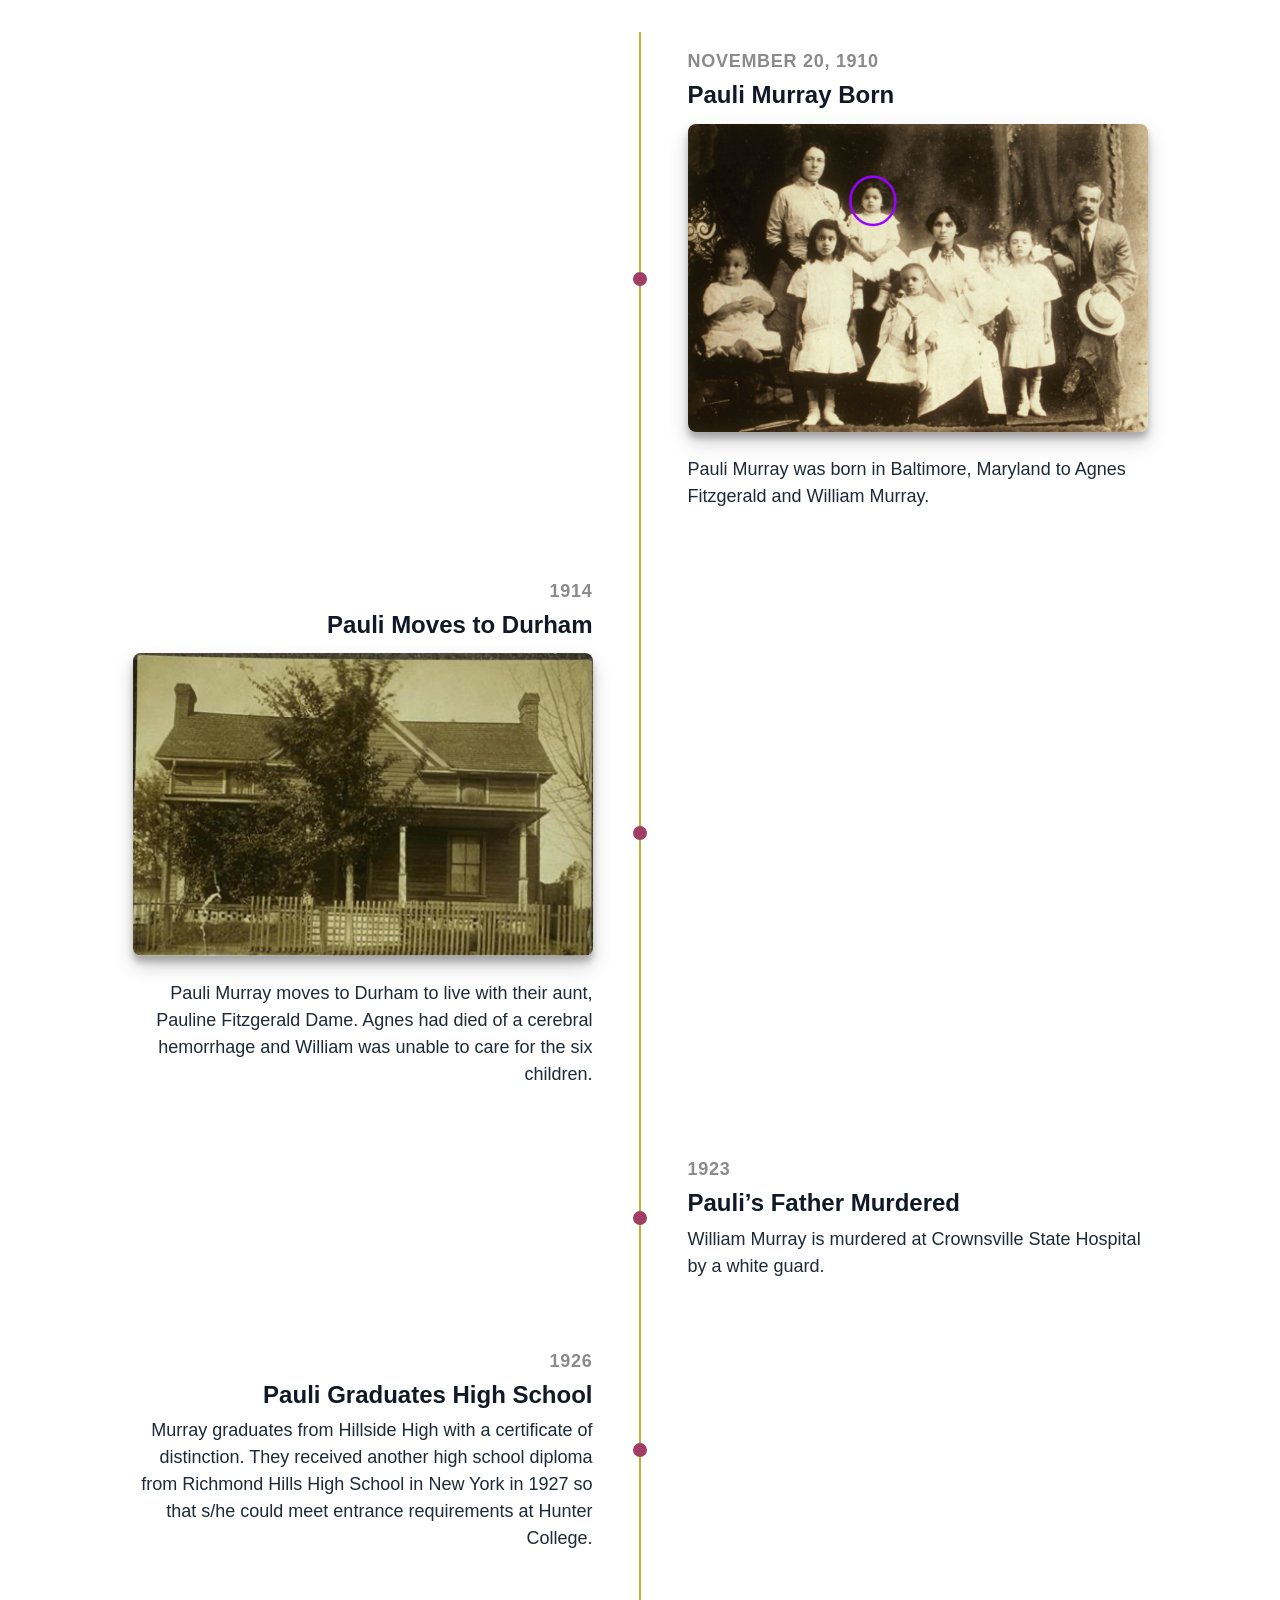
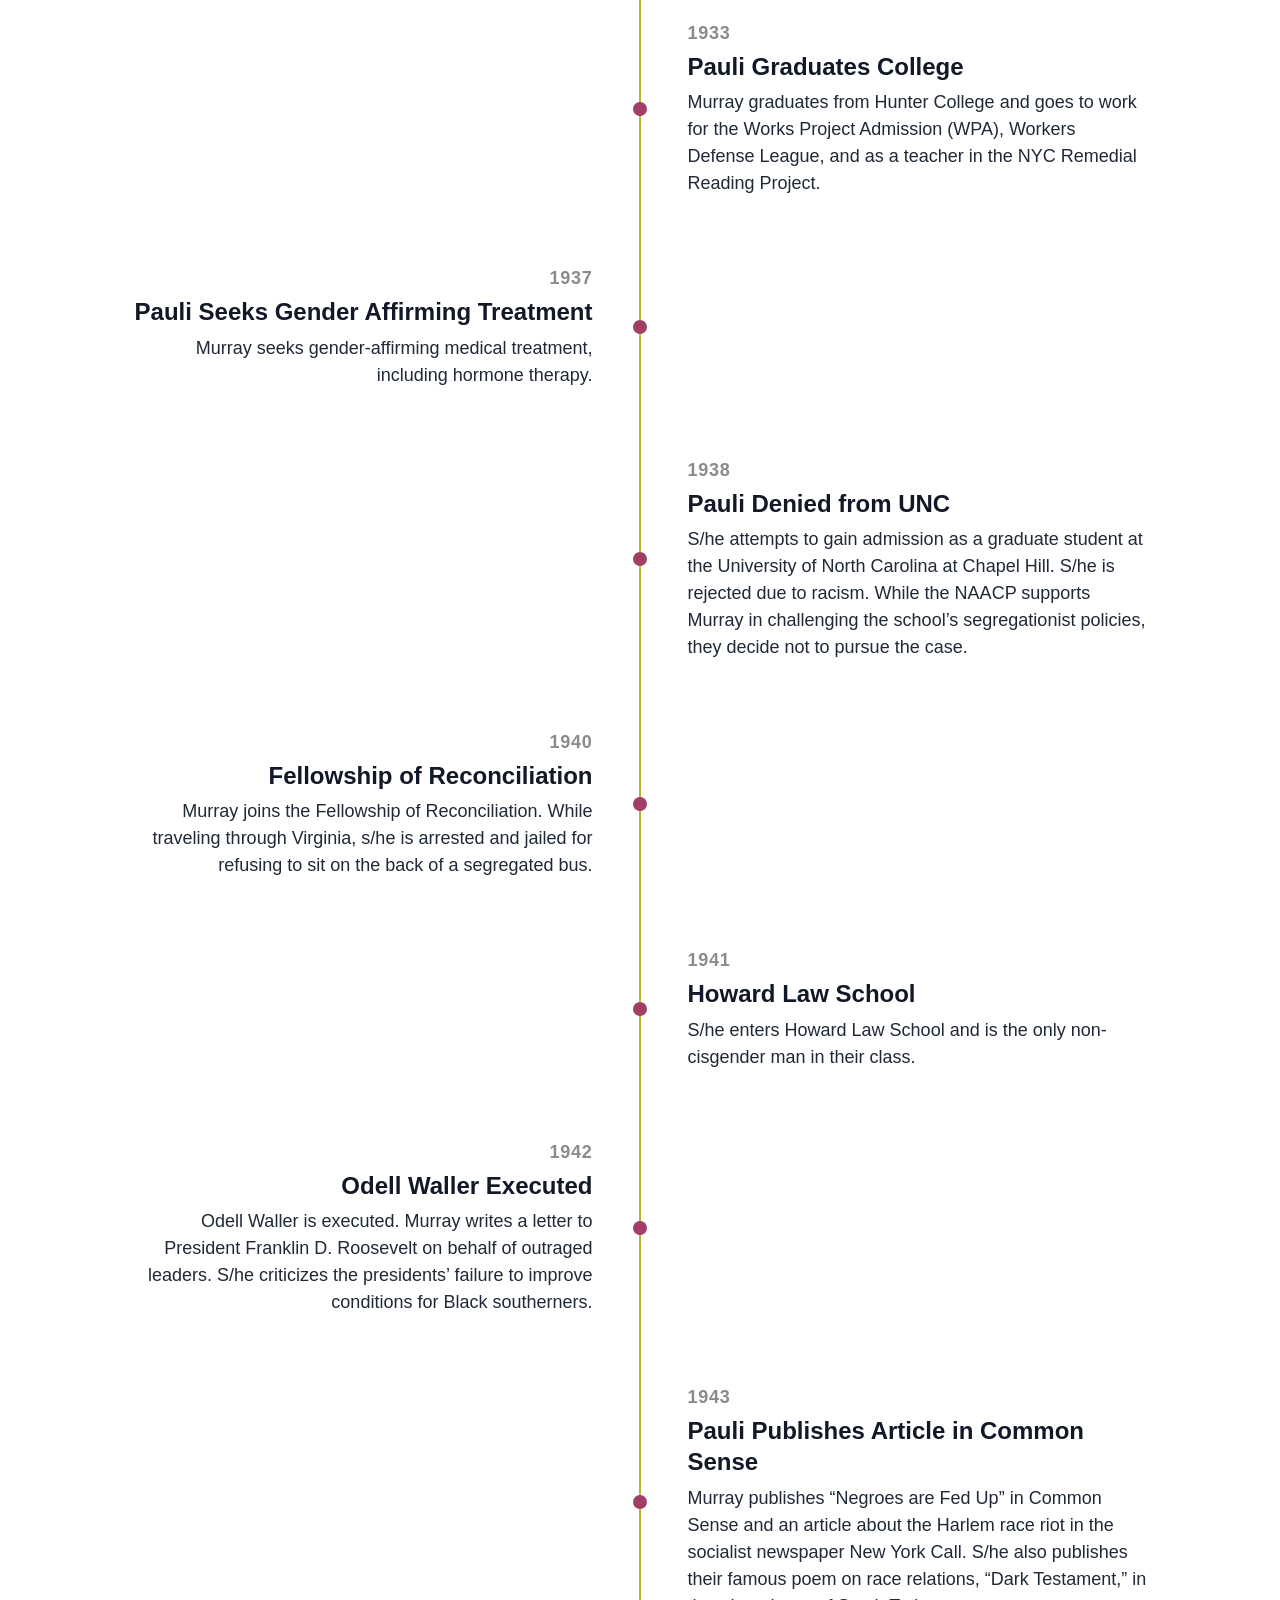
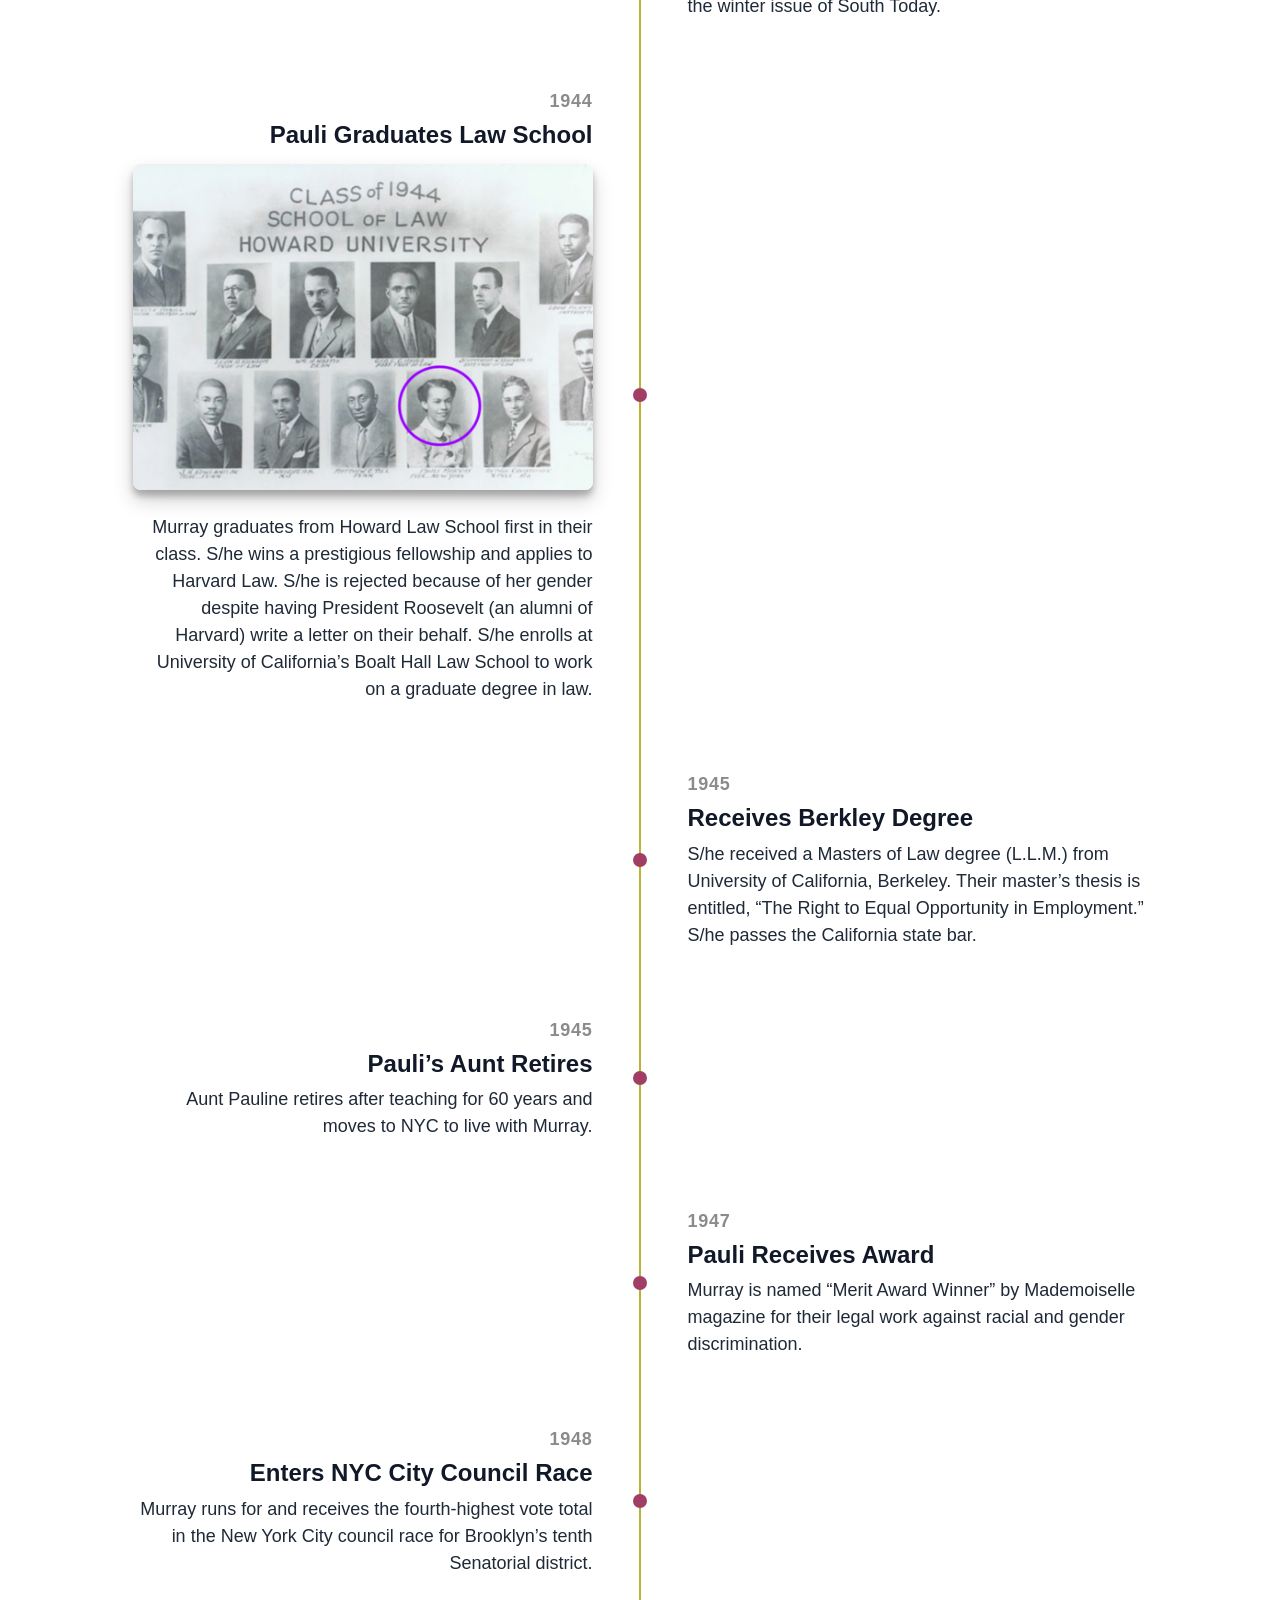
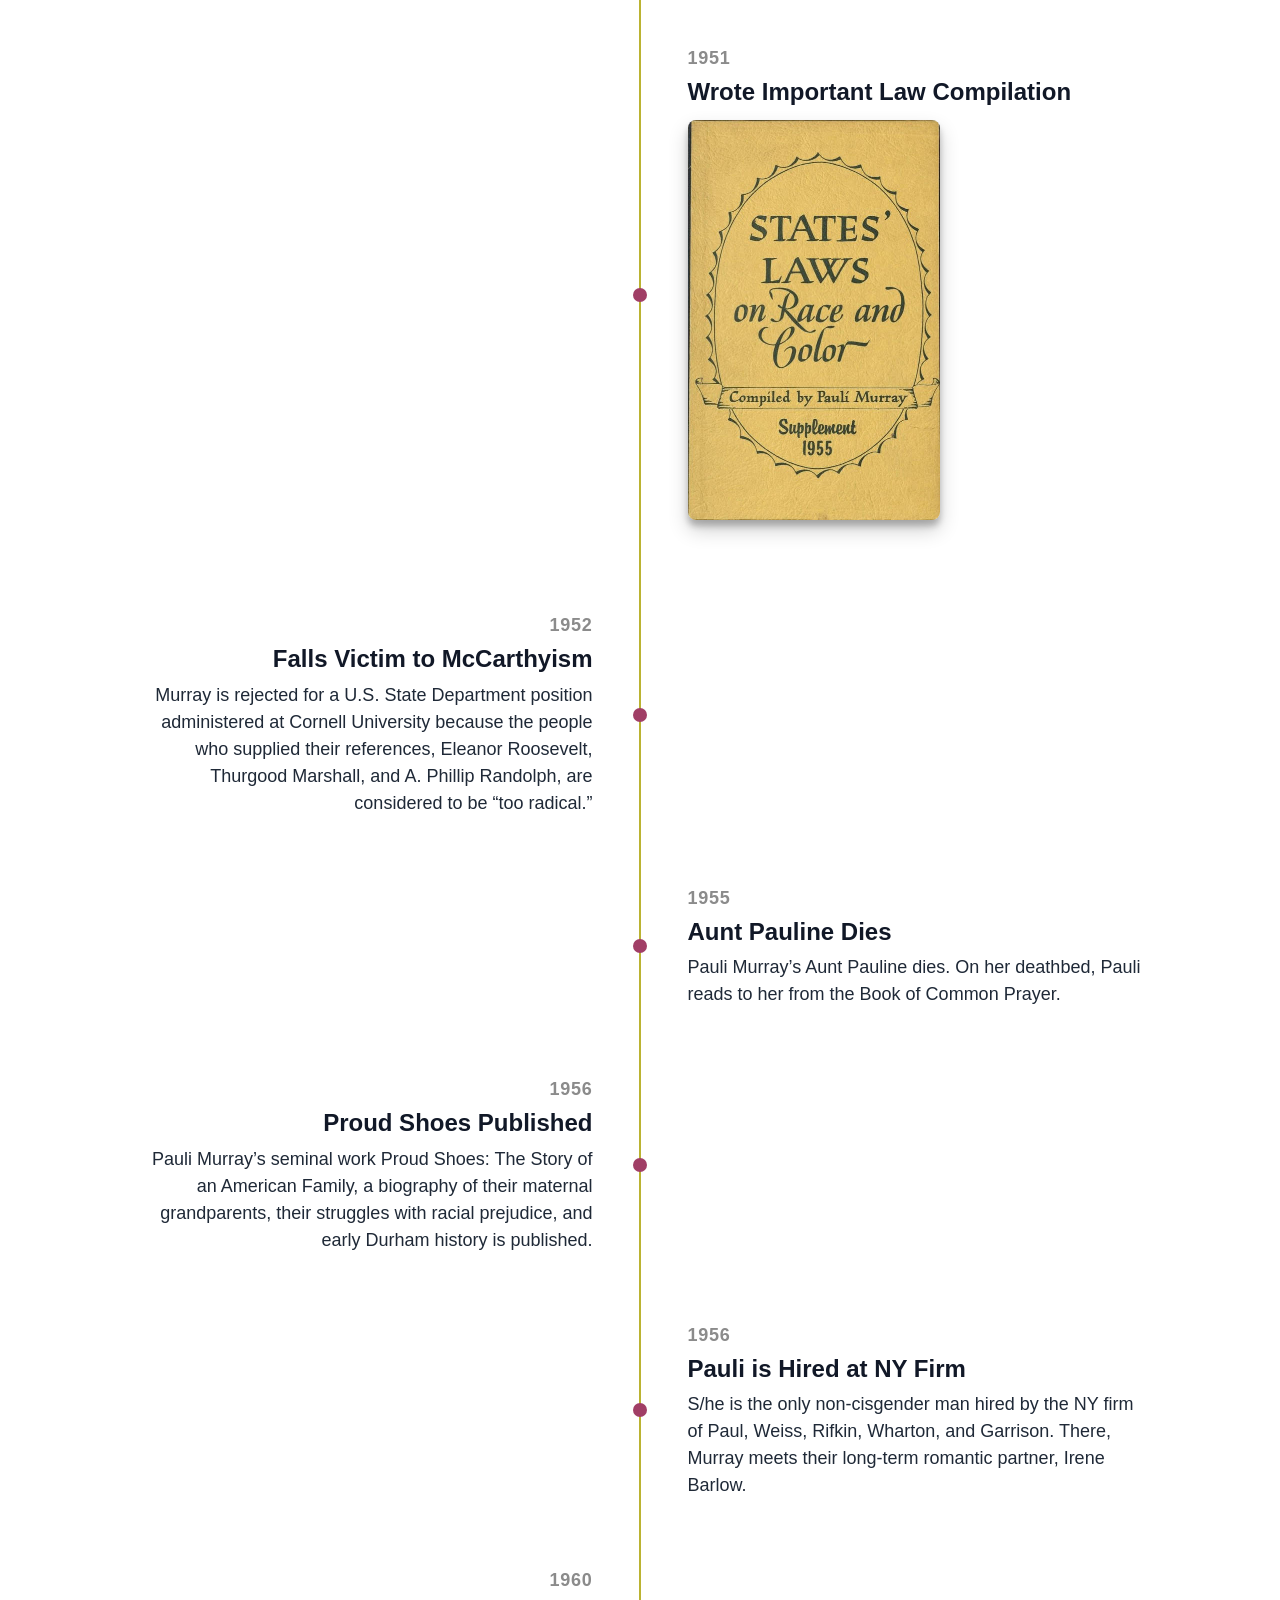
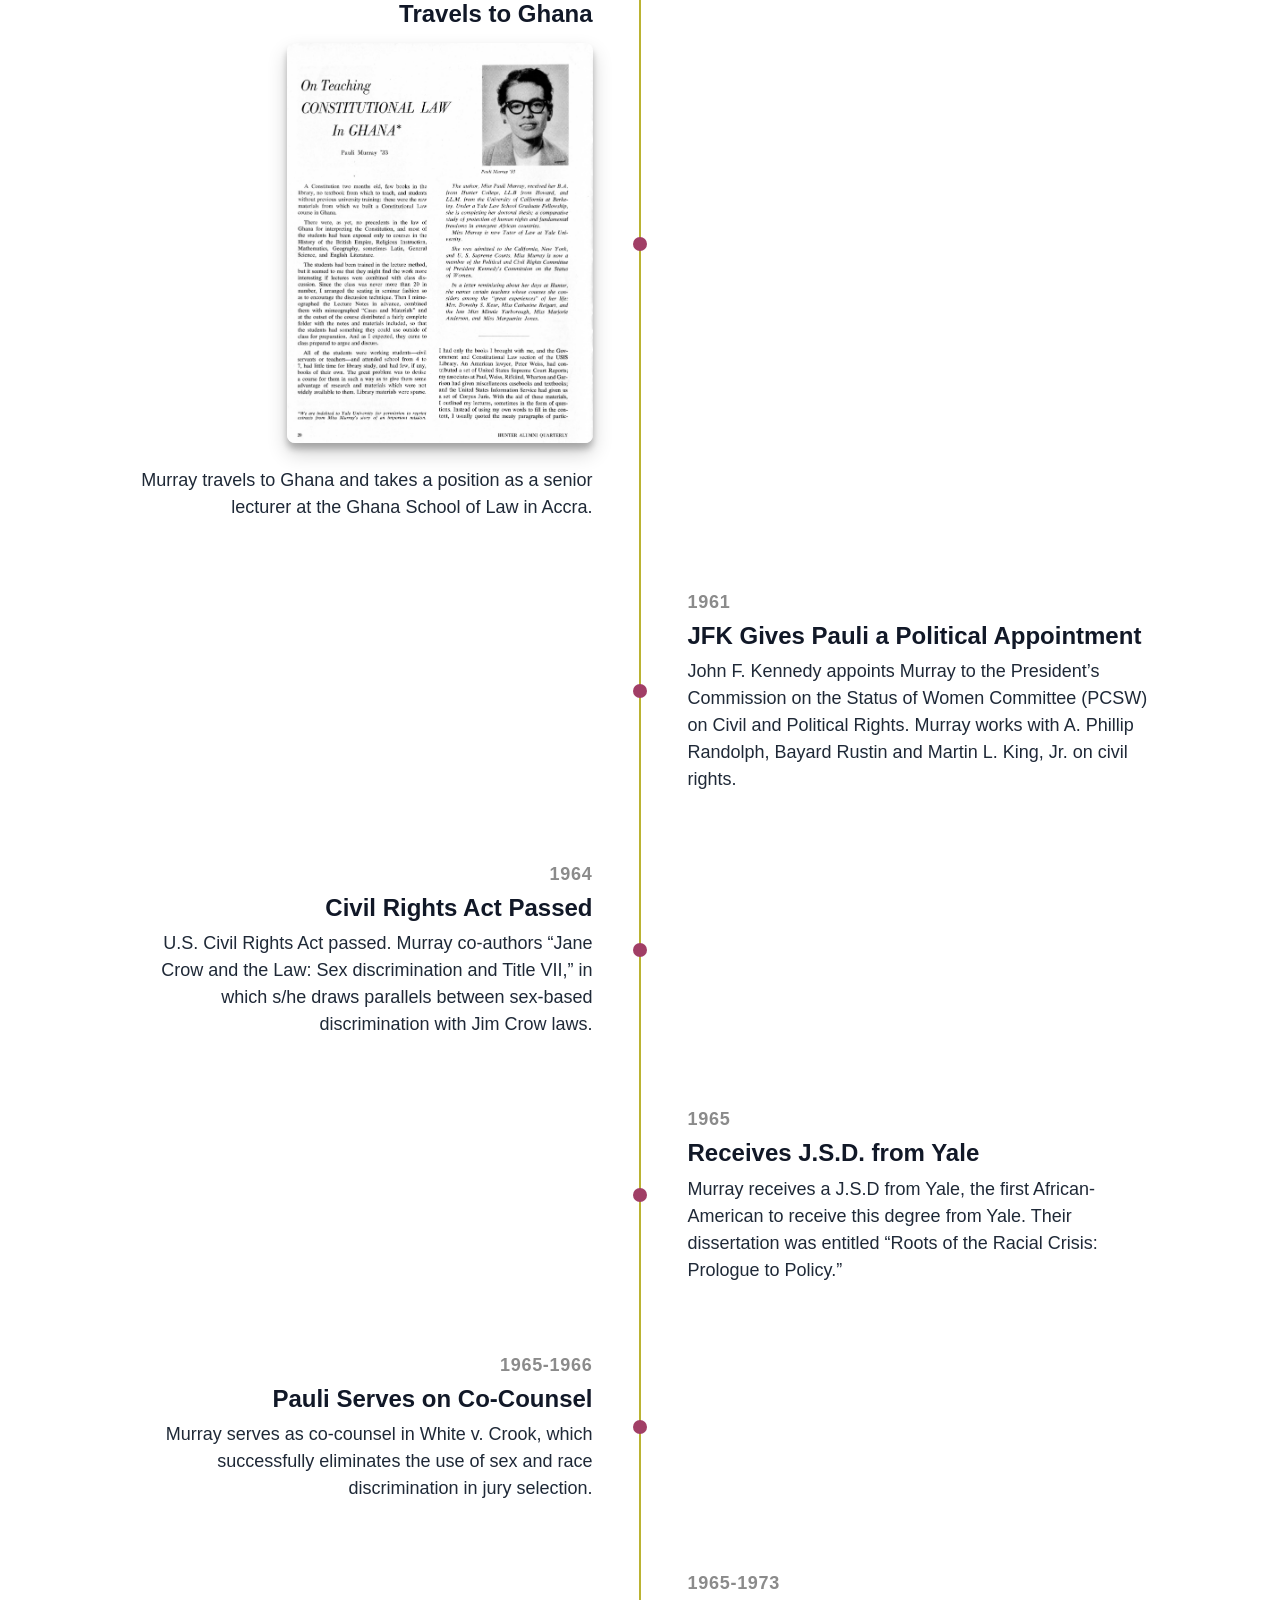
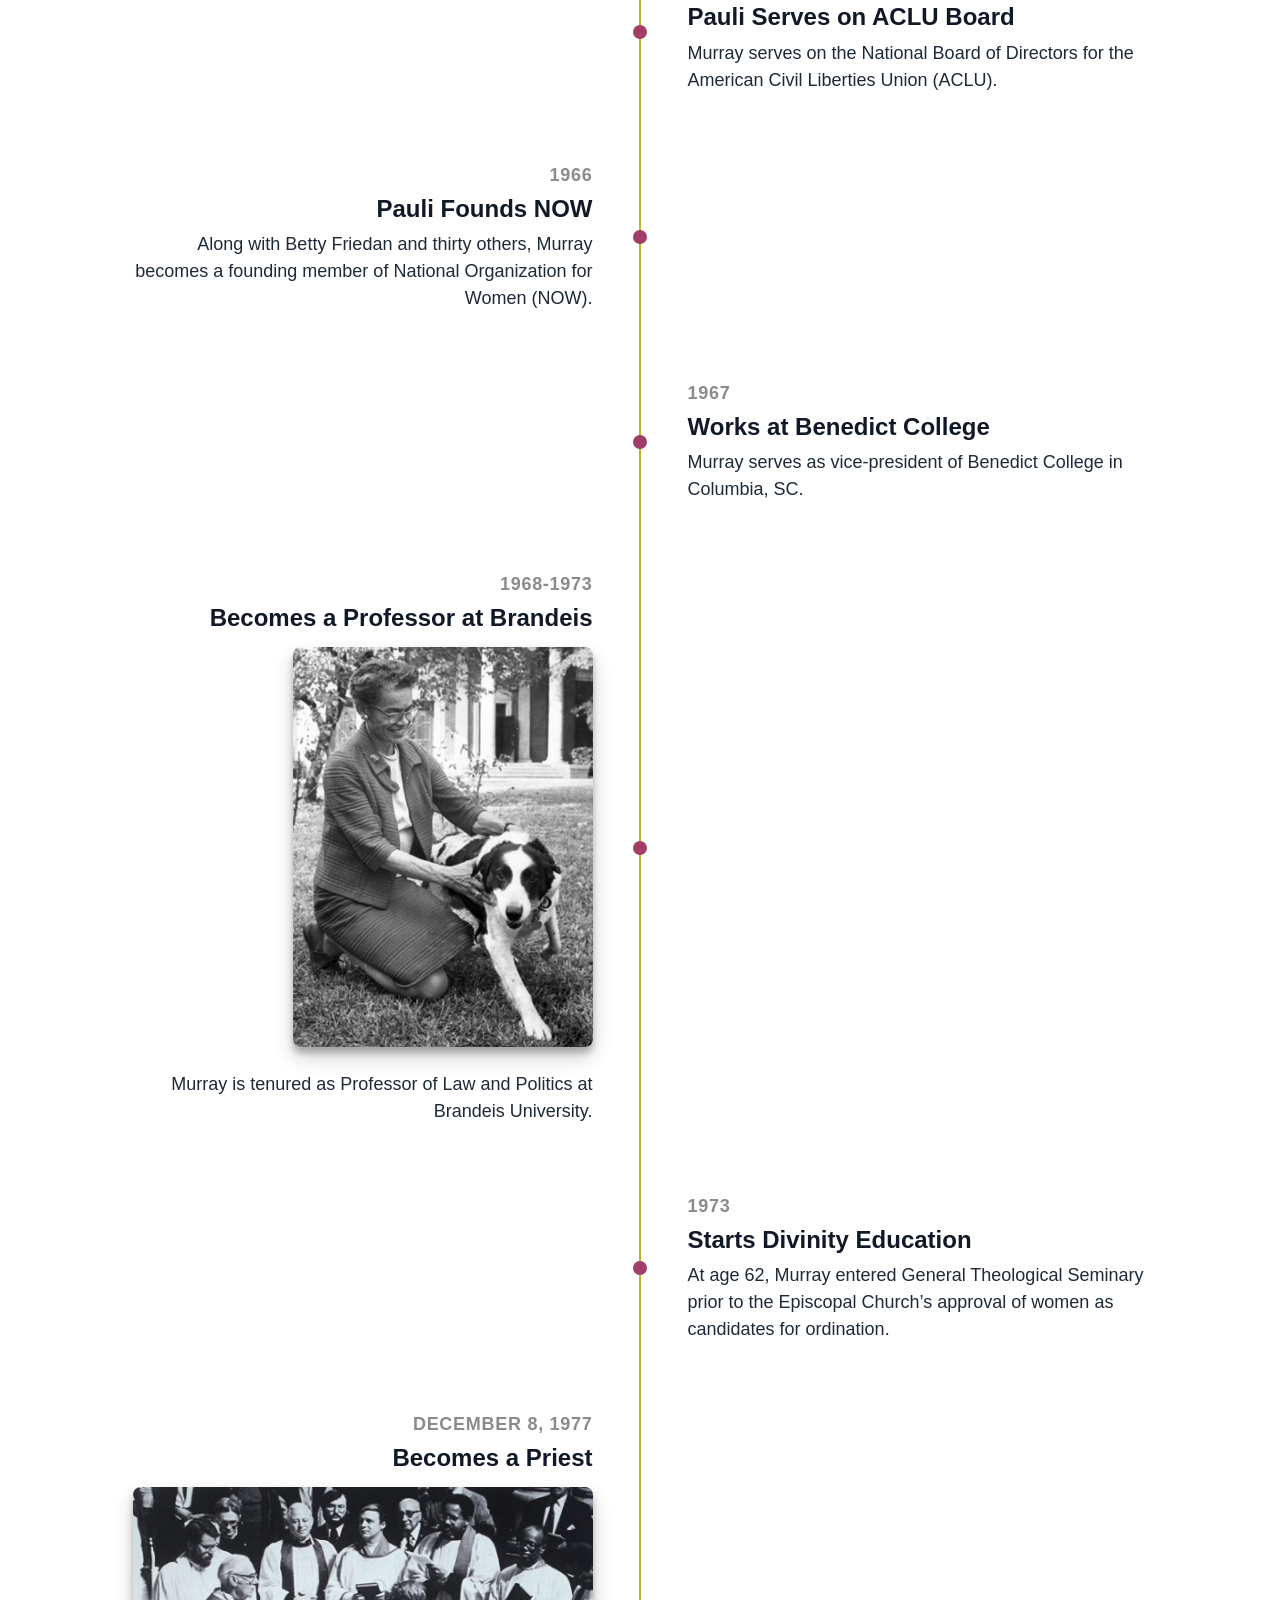
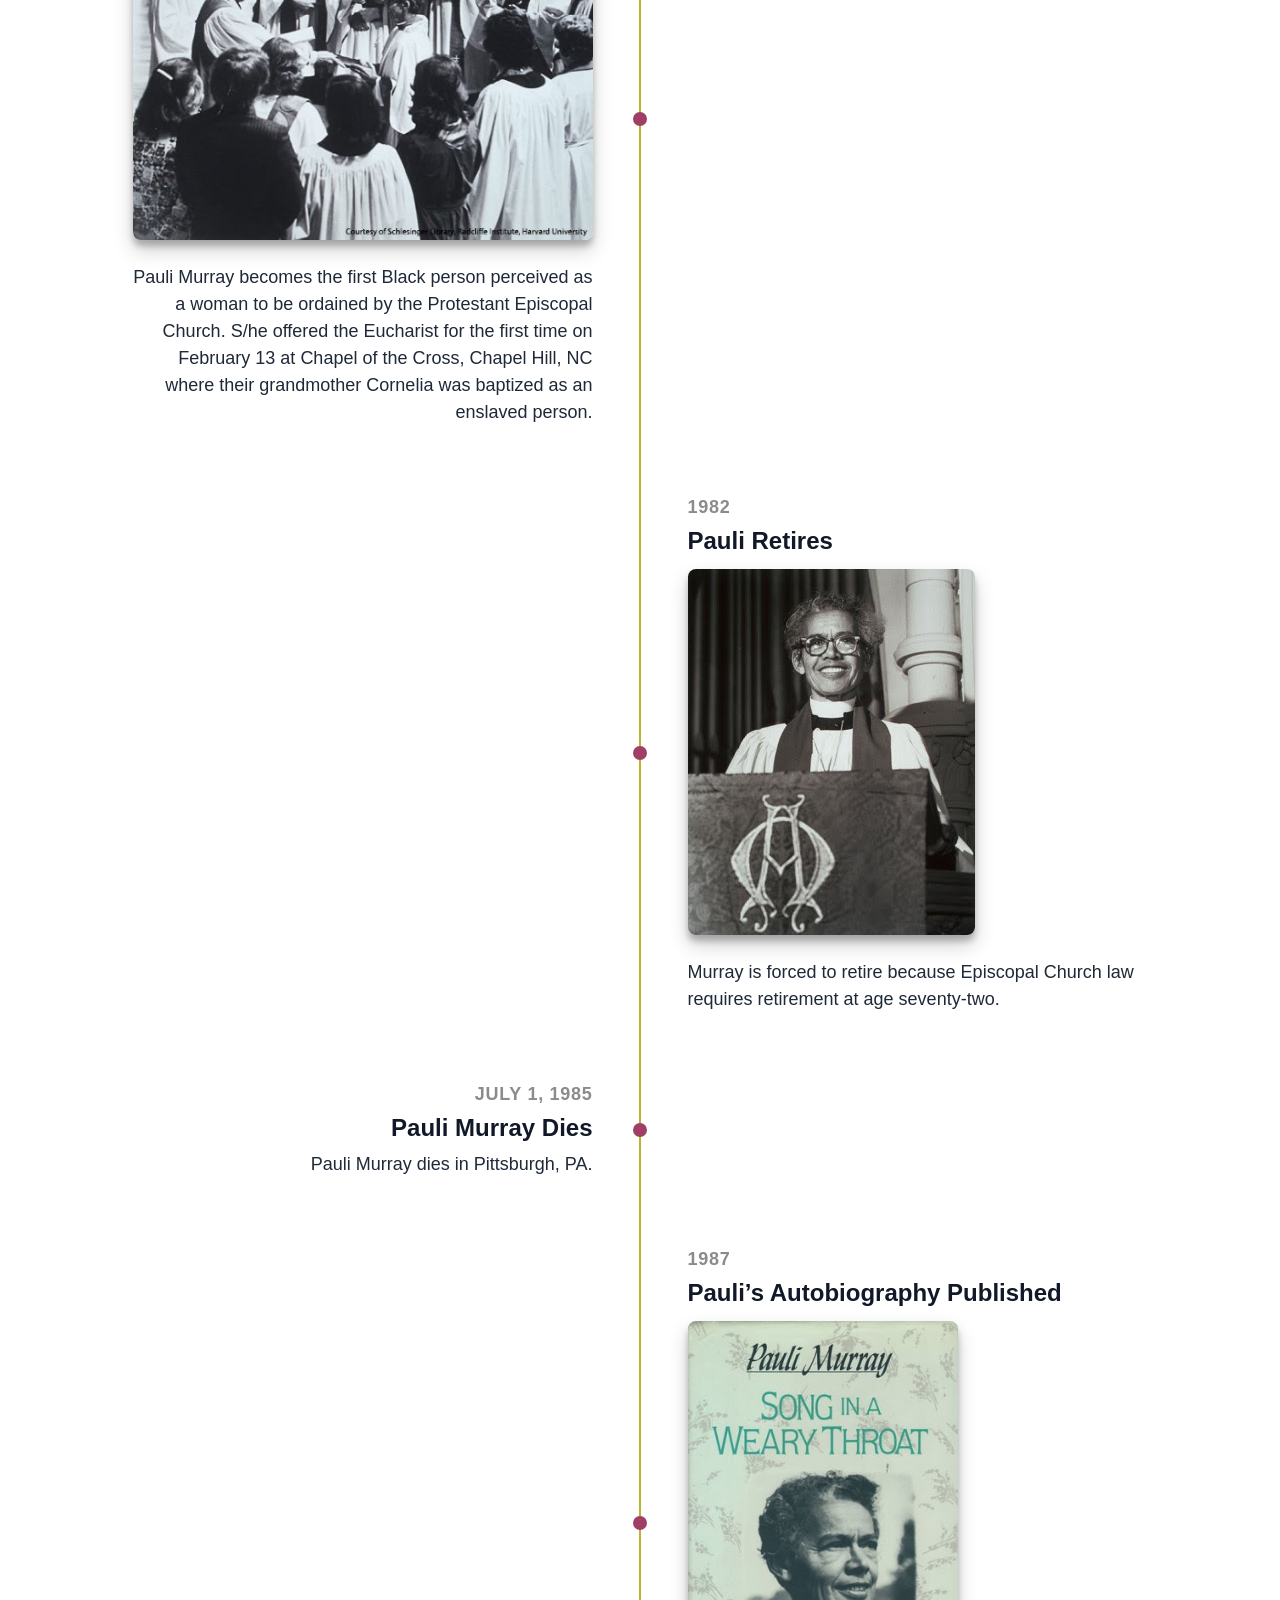
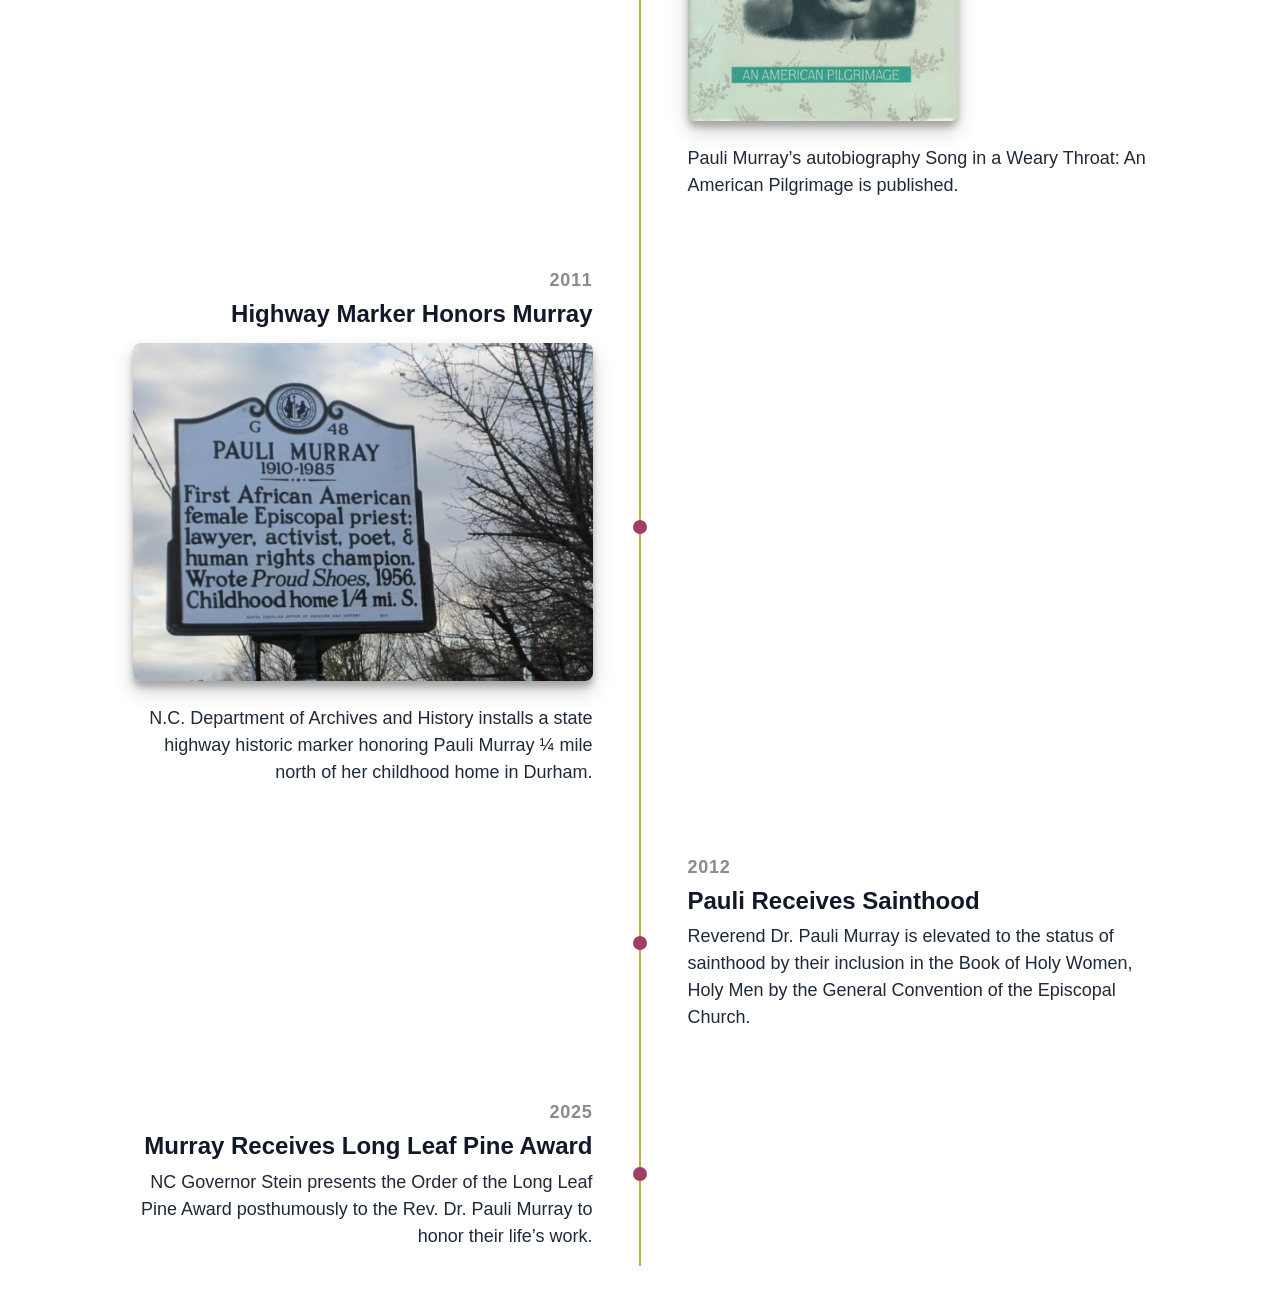
<file: index.html>
<!doctype html>
<html lang="en">
<head>
  <meta charset="utf-8" />
  <meta name="viewport" content="width=device-width, initial-scale=1" />
  <title>Timeline</title>
  <style>
    :root {
      --timeline-line-color: #BBB332;
      --timeline-dot-color: #A13E66;
      --timeline-dot-size: 14px;
      --mobile-event-gap: 1.25rem;
      --mobile-timeline-right-gap: 1.25rem;
      --event-gap: 2.25rem;
      --desktop-column-max: 500px;
      --mobile-column-max: 400px;
      --desktop-img-max-height: 400px;
      --mobile-img-max-height: 300px;
      --image-margin-bottom: 1.5rem;
      --year-color: #8B8B8B;
      --year-size: 18px;
      --title-size: 24px;
      --description-size: 18px;
      --body-text: #111827;
      --bg: #ffffff;
    }

    * { box-sizing: border-box; }

    body {
      margin: 0;
      padding: 2rem 1rem;
      font-family: "Helvetica Neue", Helvetica, Arial, sans-serif;
      color: var(--body-text);
      background: var(--bg);
      line-height: 1.5;
    }

    .timeline-wrap {
      width: 100%;
      max-width: 1100px;
      margin: 0 auto;
      display: flex;
      justify-content: center;
    }

    .timeline {
      list-style: none;
      margin: 0;
      padding: 0;
      width: 100%;
      max-width: 1100px;
      position: relative;
    }

    .timeline::before {
      content: "";
      position: absolute;
      top: 0;
      bottom: 0;
      left: 50%;
      width: 2px;
      transform: translateX(-50%);
      background: var(--timeline-line-color);
      z-index: 0;
    }

    .timeline-event {
      display: grid;
      grid-template-columns: 47.5% 5% 47.5%;
      align-items: stretch;
      position: relative;
      min-height: 120px;
      margin-bottom: var(--event-gap);
      --enter-x: -24px;
    }

    .timeline-event:last-child {
      margin-bottom: 0;
    }

    .timeline-event.is-visible .timeline-content {
      opacity: 1;
      transform: translateX(0);
    }

    .timeline-content,
    .timeline-spacer {
      width: 100%;
      min-height: 100%;
      max-width: var(--desktop-column-max);
      padding: 1rem 1.25rem;
    }

    .timeline-content,
    .timeline-axis,
    .timeline-spacer {
      grid-row: 1;
    }

    .timeline-content {
      display: block;
      opacity: 0;
      transform: translateX(var(--enter-x));
      transition: opacity 600ms ease, transform 600ms ease;
    }

    .timeline-event:nth-child(odd) .timeline-content {
      --enter-x: 24px;
    }

    .timeline-axis {
      position: relative;
      min-height: 100%;
      z-index: 1;
    }

    .timeline-dot {
      position: absolute;
      top: 50%;
      left: 50%;
      width: var(--timeline-dot-size);
      height: var(--timeline-dot-size);
      border-radius: 50%;
      transform: translate(-50%, -50%);
      background: var(--timeline-dot-color);
      z-index: 1;
    }

    .event-year {
      margin: 0 0 0.25rem;
      font-size: var(--year-size);
      font-weight: 700;
      letter-spacing: 0.04em;
      text-transform: uppercase;
      color: var(--year-color);
    }

    .event-title {
      margin: 0 0 0.45rem;
      font-size: var(--title-size);
      line-height: 1.3;
    }

    .event-description {
      margin: 0;
      font-size: var(--description-size);
      color: #1f2937;
    }

    .event-image {
      display: block;
      width: auto;
      height: auto;
      max-width: 100%;
      max-height: var(--desktop-img-max-height);
      object-fit: contain;
      margin-top: 0.85rem;
      margin-bottom: var(--image-margin-bottom);
      border-radius: 8px;
      box-shadow: rgba(0, 0, 0, 0.19) 0px 10px 20px, rgba(0, 0, 0, 0.23) 0px 6px 6px;
    }

    .timeline-event:nth-child(odd) .timeline-content {
      grid-column: 3;
      justify-self: start;
    }

    .timeline-event:nth-child(odd) .timeline-spacer {
      grid-column: 1;
    }

    .timeline-event:nth-child(even) .timeline-content {
      grid-column: 1;
      text-align: right;
      justify-self: end;
    }

    .timeline-event:nth-child(even) .timeline-spacer {
      grid-column: 3;
    }

    .timeline-event:nth-child(even) .event-image {
      margin-left: auto;
    }

    .timeline-axis {
      grid-column: 2;
    }

    @media (max-width: 900px) {
      .timeline {
        width: min(100%, calc(var(--mobile-column-max) + 40px));
        margin: 0 auto;
      }

      .timeline-event {
        grid-template-columns: 40px minmax(0, var(--mobile-column-max));
        margin-bottom: var(--event-gap);
        justify-content: center;
        column-gap: var(--mobile-timeline-right-gap);
        --enter-x: 24px;
      }

      .timeline::before {
        left: 20px;
      }

      .timeline-content {
        grid-column: 2;
        text-align: left;
        padding: 0.25rem 0.5rem 0.25rem 1rem;
        width: 100%;
        max-width: 100%;
        justify-self: center;
      }

      .timeline-event:nth-child(odd) .timeline-content,
      .timeline-event:nth-child(even) .timeline-content {
        grid-column: 2;
        text-align: left;
      }

      .timeline-spacer {
        display: none;
      }

      .timeline-axis {
        grid-column: 1;
      }

      .timeline-event:nth-child(even) .event-image {
        margin-left: 0;
      }

      .timeline-event:nth-child(odd) .event-image,
      .timeline-event:nth-child(even) .event-image {
        margin-right: 0;
      }

      .event-image {
        max-height: var(--mobile-img-max-height);
      }
    }

    @media (prefers-reduced-motion: reduce) {
      .timeline-content {
        transition: none;
        opacity: 1;
        transform: none;
      }
    }
  </style>
</head>
<body>
  <div class="timeline-wrap">
  <ul class="timeline" aria-label="Timeline">

    <!--- 1 --->

    <li class="timeline-event">
      <article class="timeline-content">
        <p class="event-year">November 20, 1910</p>
        <h3 class="event-title">Pauli Murray Born</h3>
        <img class="event-image" src="./Photos_PMC_Timeline/1.png" alt="Designer reviewing layouts on a laptop in a studio" />
        <p class="event-description">Pauli Murray was born in Baltimore, Maryland to Agnes Fitzgerald and William Murray.</p>
      </article>
      <div class="timeline-axis" aria-hidden="true">
        <span class="timeline-dot"></span>
      </div>
      <div class="timeline-spacer" aria-hidden="true"></div>
    </li>

    <!--- 2 --->

    <li class="timeline-event">
      <article class="timeline-content">
        <p class="event-year">1914</p>
        <h3 class="event-title">Pauli Moves to Durham</h3>
        <img class="event-image" src="./Photos_PMC_Timeline/2.jpg" alt="Designer reviewing layouts on a laptop in a studio" />
        <p class="event-description">Pauli Murray moves to Durham to live with their aunt, Pauline Fitzgerald Dame. Agnes had died of a cerebral hemorrhage and William was unable to care for the six children.</p>
      </article>
      <div class="timeline-axis" aria-hidden="true">
        <span class="timeline-dot"></span>
      </div>
      <div class="timeline-spacer" aria-hidden="true"></div>
    </li>

    <!--- 3 --->

    <li class="timeline-event">
      <article class="timeline-content">
        <p class="event-year">1923</p>
        <h3 class="event-title">Pauli’s Father Murdered</h3>
        <p class="event-description">William Murray is murdered at Crownsville State Hospital by a white guard.</p>
      </article>
      <div class="timeline-axis" aria-hidden="true">
        <span class="timeline-dot"></span>
      </div>
      <div class="timeline-spacer" aria-hidden="true"></div>
    </li>

    <!--- 4 --->

    <li class="timeline-event">
      <article class="timeline-content">
        <p class="event-year">1926</p>
        <h3 class="event-title">Pauli Graduates High School</h3>
        <p class="event-description">Murray graduates from Hillside High with a certificate of distinction. They received another high school diploma from Richmond Hills High School in New York in 1927 so that s/he could meet entrance requirements at Hunter College.</p>
      </article>
      <div class="timeline-axis" aria-hidden="true">
        <span class="timeline-dot"></span>
      </div>
      <div class="timeline-spacer" aria-hidden="true"></div>
    </li>


    <!--- 5 --->

    <li class="timeline-event">
      <article class="timeline-content">
        <p class="event-year">1933</p>
        <h3 class="event-title">Pauli Graduates College</h3>
        <p class="event-description">Murray graduates from Hunter College and goes to work for the Works Project Admission (WPA), Workers Defense League, and as a teacher in the NYC Remedial Reading Project.</p>
      </article>
      <div class="timeline-axis" aria-hidden="true">
        <span class="timeline-dot"></span>
      </div>
      <div class="timeline-spacer" aria-hidden="true"></div>
    </li>


    <!--- 6 --->

    <li class="timeline-event">
      <article class="timeline-content">
        <p class="event-year">1937</p>
        <h3 class="event-title">Pauli Seeks Gender Affirming Treatment</h3>
        <p class="event-description">Murray seeks gender-affirming medical treatment, including hormone therapy.</p>
      </article>
      <div class="timeline-axis" aria-hidden="true">
        <span class="timeline-dot"></span>
      </div>
      <div class="timeline-spacer" aria-hidden="true"></div>
    </li>


    <!--- 7 --->

    <li class="timeline-event">
      <article class="timeline-content">
        <p class="event-year">1938</p>
        <h3 class="event-title">Pauli Denied from UNC</h3>
        <p class="event-description">S/he attempts to gain admission as a graduate student at the University of North Carolina at Chapel Hill. S/he is rejected due to racism. While the NAACP supports Murray in challenging the school’s segregationist policies, they decide not to pursue the case.</p>
      </article>
      <div class="timeline-axis" aria-hidden="true">
        <span class="timeline-dot"></span>
      </div>
      <div class="timeline-spacer" aria-hidden="true"></div>
    </li>


    <!--- 8 --->

    <li class="timeline-event">
      <article class="timeline-content">
        <p class="event-year">1940</p>
        <h3 class="event-title">Fellowship of Reconciliation</h3>
        <p class="event-description">Murray joins the Fellowship of Reconciliation. While traveling through Virginia, s/he is arrested and jailed for refusing to sit on the back of a segregated bus.</p>
      </article>
      <div class="timeline-axis" aria-hidden="true">
        <span class="timeline-dot"></span>
      </div>
      <div class="timeline-spacer" aria-hidden="true"></div>
    </li>


    <!--- 9 --->

    <li class="timeline-event">
      <article class="timeline-content">
        <p class="event-year">1941</p>
        <h3 class="event-title">Howard Law School</h3>
        <p class="event-description">S/he enters Howard Law School and is the only non-cisgender man in their class.</p>
      </article>
      <div class="timeline-axis" aria-hidden="true">
        <span class="timeline-dot"></span>
      </div>
      <div class="timeline-spacer" aria-hidden="true"></div>
    </li>


    <!--- 10 --->

    <li class="timeline-event">
      <article class="timeline-content">
        <p class="event-year">1942</p>
        <h3 class="event-title">Odell Waller Executed</h3>
        <p class="event-description">Odell Waller is executed. Murray writes a letter to President Franklin D. Roosevelt on behalf of outraged leaders. S/he criticizes the presidents’ failure to improve conditions for Black southerners.</p>
      </article>
      <div class="timeline-axis" aria-hidden="true">
        <span class="timeline-dot"></span>
      </div>
      <div class="timeline-spacer" aria-hidden="true"></div>
    </li>


    <!--- 11 --->

    <li class="timeline-event">
      <article class="timeline-content">
        <p class="event-year">1943</p>
        <h3 class="event-title">Pauli Publishes Article in Common Sense</h3>
        <p class="event-description">Murray publishes “Negroes are Fed Up” in Common Sense and an article about the Harlem race riot in the socialist newspaper New York Call. S/he also publishes their famous poem on race relations, “Dark Testament,” in the winter issue of South Today.</p>
      </article>
      <div class="timeline-axis" aria-hidden="true">
        <span class="timeline-dot"></span>
      </div>
      <div class="timeline-spacer" aria-hidden="true"></div>
    </li>


    <!--- 12 --->

    <li class="timeline-event">
      <article class="timeline-content">
        <p class="event-year">1944</p>
        <h3 class="event-title">Pauli Graduates Law School</h3>
        <img class="event-image" src="./Photos_PMC_Timeline/12.png" alt="Designer reviewing layouts on a laptop in a studio" />
        <p class="event-description">Murray graduates from Howard Law School first in their class. S/he wins a prestigious fellowship and applies to Harvard Law. S/he is rejected because of her gender despite having President Roosevelt (an alumni of Harvard) write a letter on their behalf. S/he enrolls at University of California’s Boalt Hall Law School to work on a graduate degree in law.</p>
      </article>
      <div class="timeline-axis" aria-hidden="true">
        <span class="timeline-dot"></span>
      </div>
      <div class="timeline-spacer" aria-hidden="true"></div>
    </li>


    <!--- 13 --->

    <li class="timeline-event">
      <article class="timeline-content">
        <p class="event-year">1945</p>
        <h3 class="event-title">Receives Berkley Degree</h3>
        <p class="event-description">S/he received a Masters of Law degree (L.L.M.) from University of California, Berkeley. Their master’s thesis is entitled, “The Right to Equal Opportunity in Employment.” S/he passes the California state bar.</p>
      </article>
      <div class="timeline-axis" aria-hidden="true">
        <span class="timeline-dot"></span>
      </div>
      <div class="timeline-spacer" aria-hidden="true"></div>
    </li>


    <!--- 14 --->

    <li class="timeline-event">
      <article class="timeline-content">
        <p class="event-year">1945</p>
        <h3 class="event-title">Pauli’s Aunt Retires</h3>
        <p class="event-description">Aunt Pauline retires after teaching for 60 years and moves to NYC to live with Murray.</p>
      </article>
      <div class="timeline-axis" aria-hidden="true">
        <span class="timeline-dot"></span>
      </div>
      <div class="timeline-spacer" aria-hidden="true"></div>
    </li>


    <!--- 15 --->

    <li class="timeline-event">
      <article class="timeline-content">
        <p class="event-year">1947</p>
        <h3 class="event-title">Pauli Receives Award</h3>
        <p class="event-description">Murray is named “Merit Award Winner” by Mademoiselle magazine for their legal work against racial and gender discrimination.</p>
      </article>
      <div class="timeline-axis" aria-hidden="true">
        <span class="timeline-dot"></span>
      </div>
      <div class="timeline-spacer" aria-hidden="true"></div>
    </li>


    <!--- 16 --->

    <li class="timeline-event">
      <article class="timeline-content">
        <p class="event-year">1948</p>
        <h3 class="event-title">Enters NYC City Council Race</h3>
        <p class="event-description">Murray runs for and receives the fourth-highest vote total in the New York City council race for Brooklyn’s tenth Senatorial district.</p>
      </article>
      <div class="timeline-axis" aria-hidden="true">
        <span class="timeline-dot"></span>
      </div>
      <div class="timeline-spacer" aria-hidden="true"></div>
    </li>


    <!--- 17 --->

    <li class="timeline-event">
      <article class="timeline-content">
        <p class="event-year">1951</p>
        <h3 class="event-title">Wrote Important Law Compilation</h3>
        <img class="event-image" src="./Photos_PMC_Timeline/17.jpg" alt="Designer reviewing layouts on a laptop in a studio" />
      </article>
      <div class="timeline-axis" aria-hidden="true">
        <span class="timeline-dot"></span>
      </div>
      <div class="timeline-spacer" aria-hidden="true"></div>
    </li>


    <!--- 18 --->

    <li class="timeline-event">
      <article class="timeline-content">
        <p class="event-year">1952</p>
        <h3 class="event-title">Falls Victim to McCarthyism</h3>
        <p class="event-description">Murray is rejected for a U.S. State Department position administered at Cornell University because the people who supplied their references, Eleanor Roosevelt, Thurgood Marshall, and A. Phillip Randolph, are considered to be “too radical.”</p>
      </article>
      <div class="timeline-axis" aria-hidden="true">
        <span class="timeline-dot"></span>
      </div>
      <div class="timeline-spacer" aria-hidden="true"></div>
    </li>


    <!--- 19 --->

    <li class="timeline-event">
      <article class="timeline-content">
        <p class="event-year">1955</p>
        <h3 class="event-title">Aunt Pauline Dies</h3>
        <p class="event-description">Pauli Murray’s Aunt Pauline dies. On her deathbed, Pauli reads to her from the Book of Common Prayer.</p>
      </article>
      <div class="timeline-axis" aria-hidden="true">
        <span class="timeline-dot"></span>
      </div>
      <div class="timeline-spacer" aria-hidden="true"></div>
    </li>


    <!--- 20 --->

    <li class="timeline-event">
      <article class="timeline-content">
        <p class="event-year">1956</p>
        <h3 class="event-title">Proud Shoes Published</h3>
        <p class="event-description">Pauli Murray’s seminal work Proud Shoes: The Story of an American Family, a biography of their maternal grandparents, their struggles with racial prejudice, and early Durham history is published.</p>
      </article>
      <div class="timeline-axis" aria-hidden="true">
        <span class="timeline-dot"></span>
      </div>
      <div class="timeline-spacer" aria-hidden="true"></div>
    </li>

    <!--- 21 --->

    <li class="timeline-event">
      <article class="timeline-content">
        <p class="event-year">1956</p>
        <h3 class="event-title">Pauli is Hired at NY Firm</h3>
        <p class="event-description">S/he is the only non-cisgender man hired by the NY firm of Paul, Weiss, Rifkin, Wharton, and Garrison. There, Murray meets their long-term romantic partner, Irene Barlow.</p>
      </article>
      <div class="timeline-axis" aria-hidden="true">
        <span class="timeline-dot"></span>
      </div>
      <div class="timeline-spacer" aria-hidden="true"></div>
    </li>

    <!--- 22 --->

    <li class="timeline-event">
      <article class="timeline-content">
        <p class="event-year">1960</p>
        <h3 class="event-title">Travels to Ghana</h3>
        <img class="event-image" src="./Photos_PMC_Timeline/22.png" alt="Designer reviewing layouts on a laptop in a studio" />
        <p class="event-description">Murray travels to Ghana and takes a position as a senior lecturer at the Ghana School of Law in Accra.</p>
      </article>
      <div class="timeline-axis" aria-hidden="true">
        <span class="timeline-dot"></span>
      </div>
      <div class="timeline-spacer" aria-hidden="true"></div>
    </li>

    <!--- 23 --->

    <li class="timeline-event">
      <article class="timeline-content">
        <p class="event-year">1961</p>
        <h3 class="event-title">JFK Gives Pauli a Political Appointment</h3>
        <p class="event-description">John F. Kennedy appoints Murray to the President’s Commission on the Status of Women Committee (PCSW) on Civil and Political Rights. Murray works with A. Phillip Randolph, Bayard Rustin and Martin L. King, Jr. on civil rights.</p>
      </article>
      <div class="timeline-axis" aria-hidden="true">
        <span class="timeline-dot"></span>
      </div>
      <div class="timeline-spacer" aria-hidden="true"></div>
    </li>

    <!--- 24 --->

    <li class="timeline-event">
      <article class="timeline-content">
        <p class="event-year">1964</p>
        <h3 class="event-title">Civil Rights Act Passed</h3>
        <p class="event-description">U.S. Civil Rights Act passed. Murray co-authors “Jane Crow and the Law: Sex discrimination and Title VII,” in which s/he draws parallels between sex-based discrimination with Jim Crow laws.</p>
      </article>
      <div class="timeline-axis" aria-hidden="true">
        <span class="timeline-dot"></span>
      </div>
      <div class="timeline-spacer" aria-hidden="true"></div>
    </li>

    <!--- 25 --->

    <li class="timeline-event">
      <article class="timeline-content">
        <p class="event-year">1965</p>
        <h3 class="event-title">Receives J.S.D. from Yale</h3>
        <p class="event-description">Murray receives a J.S.D from Yale, the first African-American to receive this degree from Yale. Their dissertation was entitled “Roots of the Racial Crisis: Prologue to Policy.”</p>
      </article>
      <div class="timeline-axis" aria-hidden="true">
        <span class="timeline-dot"></span>
      </div>
      <div class="timeline-spacer" aria-hidden="true"></div>
    </li>

    <!--- 26 --->

    <li class="timeline-event">
      <article class="timeline-content">
        <p class="event-year">1965-1966</p>
        <h3 class="event-title">Pauli Serves on Co-Counsel</h3>
        <p class="event-description">Murray serves as co-counsel in White v. Crook, which successfully eliminates the use of sex and race discrimination in jury selection.</p>
      </article>
      <div class="timeline-axis" aria-hidden="true">
        <span class="timeline-dot"></span>
      </div>
      <div class="timeline-spacer" aria-hidden="true"></div>
    </li>

    <!--- 27 --->

    <li class="timeline-event">
      <article class="timeline-content">
        <p class="event-year">1965-1973</p>
        <h3 class="event-title">Pauli Serves on ACLU Board</h3>
        <p class="event-description">Murray serves on the National Board of Directors for the American Civil Liberties Union (ACLU).</p>
      </article>
      <div class="timeline-axis" aria-hidden="true">
        <span class="timeline-dot"></span>
      </div>
      <div class="timeline-spacer" aria-hidden="true"></div>
    </li>

    <!--- 28 --->

    <li class="timeline-event">
      <article class="timeline-content">
        <p class="event-year">1966</p>
        <h3 class="event-title">Pauli Founds NOW</h3>
        <p class="event-description">Along with Betty Friedan and thirty others, Murray becomes a founding member of National Organization for Women (NOW).</p>
      </article>
      <div class="timeline-axis" aria-hidden="true">
        <span class="timeline-dot"></span>
      </div>
      <div class="timeline-spacer" aria-hidden="true"></div>
    </li>

    <!--- 29 --->

    <li class="timeline-event">
      <article class="timeline-content">
        <p class="event-year">1967</p>
        <h3 class="event-title">Works at Benedict College</h3>
        <p class="event-description">Murray serves as vice-president of Benedict College in Columbia, SC.</p>
      </article>
      <div class="timeline-axis" aria-hidden="true">
        <span class="timeline-dot"></span>
      </div>
      <div class="timeline-spacer" aria-hidden="true"></div>
    </li>

    <!--- 30 --->

    <li class="timeline-event">
      <article class="timeline-content">
        <p class="event-year">1968-1973</p>
        <h3 class="event-title">Becomes a Professor at Brandeis</h3>
        <img class="event-image" src="./Photos_PMC_Timeline/30.png" alt="Designer reviewing layouts on a laptop in a studio" />
        <p class="event-description">Murray is tenured as Professor of Law and Politics at Brandeis University.</p>
      </article>
      <div class="timeline-axis" aria-hidden="true">
        <span class="timeline-dot"></span>
      </div>
      <div class="timeline-spacer" aria-hidden="true"></div>
    </li>

    <!--- 31 --->

    <li class="timeline-event">
      <article class="timeline-content">
        <p class="event-year">1973</p>
        <h3 class="event-title">Starts Divinity Education</h3>
        <p class="event-description">At age 62, Murray entered General Theological Seminary prior to the Episcopal Church’s approval of women as candidates for ordination.</p>
      </article>
      <div class="timeline-axis" aria-hidden="true">
        <span class="timeline-dot"></span>
      </div>
      <div class="timeline-spacer" aria-hidden="true"></div>
    </li>

    <!--- 32 --->

    <li class="timeline-event">
      <article class="timeline-content">
        <p class="event-year">December 8, 1977</p>
        <h3 class="event-title">Becomes a Priest</h3>
        <img class="event-image" src="./Photos_PMC_Timeline/32.jpg" alt="Designer reviewing layouts on a laptop in a studio" />
        <p class="event-description">Pauli Murray becomes the first Black person perceived as a woman to be ordained by the Protestant Episcopal Church. S/he offered the Eucharist for the first time on February 13 at Chapel of the Cross, Chapel Hill, NC where their grandmother Cornelia was baptized as an enslaved person.</p>
      </article>
      <div class="timeline-axis" aria-hidden="true">
        <span class="timeline-dot"></span>
      </div>
      <div class="timeline-spacer" aria-hidden="true"></div>
    </li>

    <!--- 33 --->

    <li class="timeline-event">
      <article class="timeline-content">
        <p class="event-year">1982</p>
        <h3 class="event-title">Pauli Retires</h3>
        <img class="event-image" src="./Photos_PMC_Timeline/33.jpg" alt="Designer reviewing layouts on a laptop in a studio" />
        <p class="event-description">Murray is forced to retire because Episcopal Church law requires retirement at age seventy-two.</p>
      </article>
      <div class="timeline-axis" aria-hidden="true">
        <span class="timeline-dot"></span>
      </div>
      <div class="timeline-spacer" aria-hidden="true"></div>
    </li>

    <!--- 34 --->

    <li class="timeline-event">
      <article class="timeline-content">
        <p class="event-year">July 1, 1985</p>
        <h3 class="event-title">Pauli Murray Dies</h3>
        <p class="event-description">Pauli Murray dies in Pittsburgh, PA.</p>
      </article>
      <div class="timeline-axis" aria-hidden="true">
        <span class="timeline-dot"></span>
      </div>
      <div class="timeline-spacer" aria-hidden="true"></div>
    </li>

    <!--- 35 --->

    <li class="timeline-event">
      <article class="timeline-content">
        <p class="event-year">1987</p>
        <h3 class="event-title">Pauli’s Autobiography Published</h3>
        <img class="event-image" src="./Photos_PMC_Timeline/35.jpg" alt="Designer reviewing layouts on a laptop in a studio" />
        <p class="event-description">Pauli Murray’s autobiography Song in a Weary Throat: An American Pilgrimage is published.</p>
      </article>
      <div class="timeline-axis" aria-hidden="true">
        <span class="timeline-dot"></span>
      </div>
      <div class="timeline-spacer" aria-hidden="true"></div>
    </li>

    <!--- 36 --->

    <li class="timeline-event">
      <article class="timeline-content">
        <p class="event-year">2011</p>
        <h3 class="event-title">Highway Marker Honors Murray</h3>
        <img class="event-image" src="./Photos_PMC_Timeline/36.jpg" alt="Designer reviewing layouts on a laptop in a studio" />
        <p class="event-description">N.C. Department of Archives and History installs a state highway historic marker honoring Pauli Murray ¼ mile north of her childhood home in Durham.</p>
      </article>
      <div class="timeline-axis" aria-hidden="true">
        <span class="timeline-dot"></span>
      </div>
      <div class="timeline-spacer" aria-hidden="true"></div>
    </li>

    <!--- 37 --->

    <li class="timeline-event">
      <article class="timeline-content">
        <p class="event-year">2012</p>
        <h3 class="event-title">Pauli Receives Sainthood</h3>
        <p class="event-description">Reverend Dr. Pauli Murray is elevated to the status of sainthood by their inclusion in the Book of Holy Women, Holy Men by the General Convention of the Episcopal Church.</p>
      </article>
      <div class="timeline-axis" aria-hidden="true">
        <span class="timeline-dot"></span>
      </div>
      <div class="timeline-spacer" aria-hidden="true"></div>
    </li>

    <!--- 38 --->

    <li class="timeline-event">
      <article class="timeline-content">
        <p class="event-year">2025</p>
        <h3 class="event-title">Murray Receives Long Leaf Pine Award</h3>
        <p class="event-description">NC Governor Stein presents the Order of the Long Leaf Pine Award posthumously to the Rev. Dr. Pauli Murray to honor their life’s work.</p>
      </article>
      <div class="timeline-axis" aria-hidden="true">
        <span class="timeline-dot"></span>
      </div>
      <div class="timeline-spacer" aria-hidden="true"></div>
    </li>

  </ul>
  </div>

  <script>
    (function () {
      var items = document.querySelectorAll('.timeline-event');

      if (window.matchMedia('(prefers-reduced-motion: reduce)').matches) {
        items.forEach(function (item) {
          item.classList.add('is-visible');
        });
        return;
      }

      var observer = new IntersectionObserver(function (entries, obs) {
        entries.forEach(function (entry) {
          if (entry.isIntersecting) {
            entry.target.classList.add('is-visible');
            obs.unobserve(entry.target);
          }
        });
      }, { threshold: 0.2 });

      items.forEach(function (item) {
        observer.observe(item);
      });
    })();
  </script>
</body>
</html>
</file>
